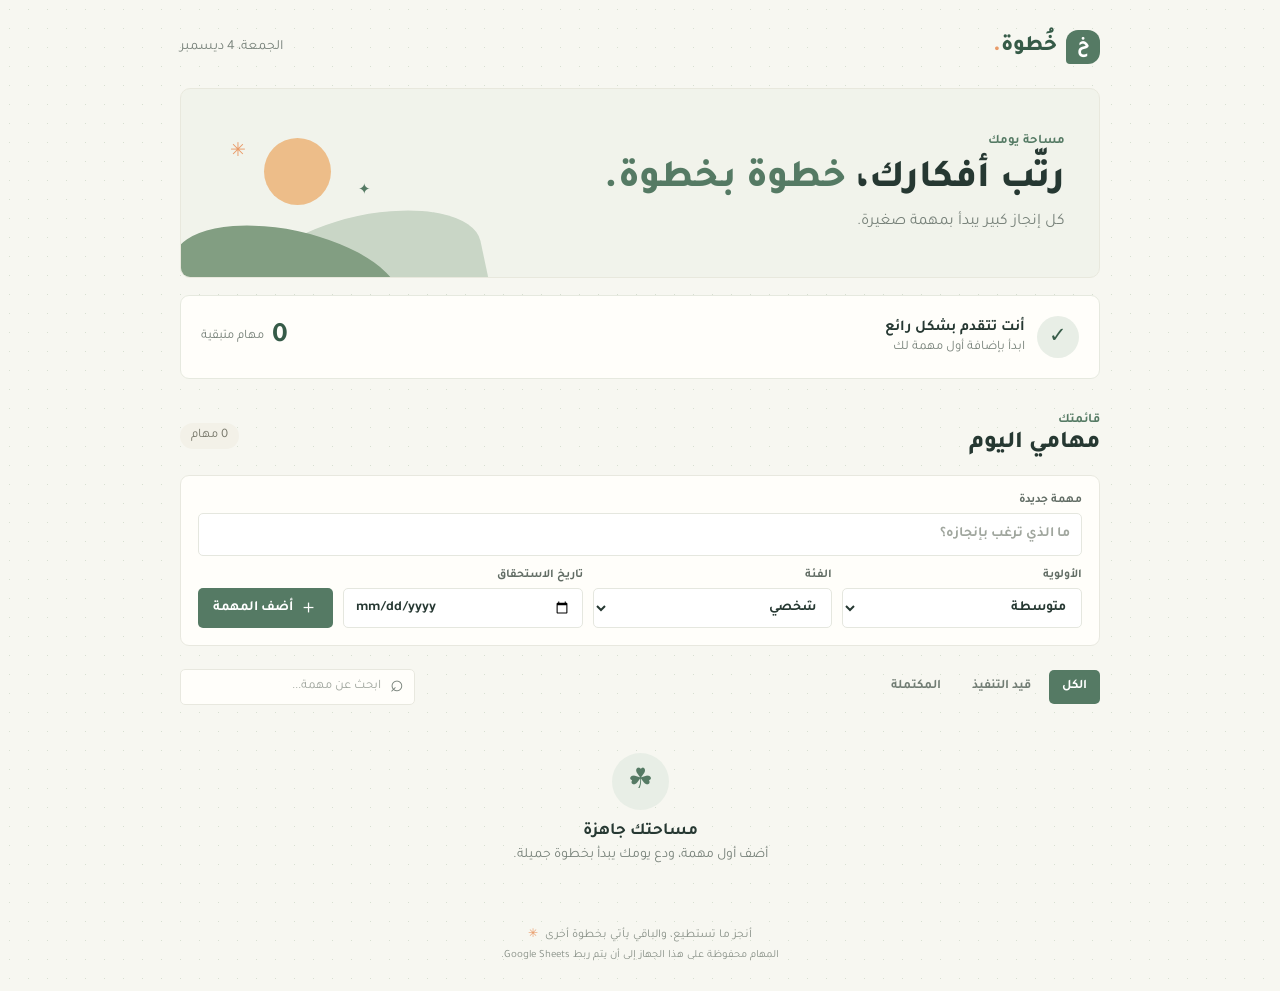
<file: index.html>
<!DOCTYPE html>
<html lang="ar" dir="rtl">
<head>
  <meta charset="UTF-8">
  <meta name="viewport" content="width=device-width, initial-scale=1.0">
  <meta name="theme-color" content="#f4f4ed">
  <title>خطوة | قائمة المهام</title>
  <link rel="preconnect" href="https://fonts.googleapis.com">
  <link rel="preconnect" href="https://fonts.gstatic.com" crossorigin>
  <link href="https://fonts.googleapis.com/css2?family=Tajawal:wght@400;500;600;700;800&display=swap" rel="stylesheet">
  <link rel="stylesheet" href="style.css">
  <script src="app.js" defer></script>
</head>
<body>
  <main class="app-shell">
    <header class="topbar">
      <a class="brand" href="#" aria-label="خطوة، الصفحة الرئيسية">
        <span class="brand-mark" aria-hidden="true">خ</span>
        <span>خُطوة<span class="brand-dot">.</span></span>
      </a>
      <p class="date-label" id="todayLabel"></p>
    </header>

    <section class="intro" aria-labelledby="pageTitle">
      <div>
        <p class="eyebrow">مساحة يومك</p>
        <h1 id="pageTitle">رتّب أفكارك، <span>خطوة بخطوة.</span></h1>
        <p class="intro-copy">كل إنجاز كبير يبدأ بمهمة صغيرة.</p>
      </div>
      <div class="daily-art" aria-hidden="true">
        <span class="sun"></span>
        <span class="hill hill-back"></span>
        <span class="hill hill-front"></span>
        <span class="art-sparkle sparkle-one">✳</span>
        <span class="art-sparkle sparkle-two">✦</span>
      </div>
    </section>

    <section class="overview" aria-label="ملخص المهام">
      <div class="overview-copy">
        <span class="overview-icon" aria-hidden="true">✓</span>
        <div>
          <p class="overview-title">أنت تتقدم بشكل رائع</p>
          <p class="overview-subtitle" id="progressText">ابدأ بإضافة أول مهمة لك</p>
        </div>
      </div>
      <div class="remaining-count"><strong id="remainingCount">0</strong><span>مهام متبقية</span></div>
    </section>

    <section class="workspace" aria-label="إدارة قائمة المهام">
      <div class="section-heading">
        <div>
          <p class="eyebrow">قائمتك</p>
          <h2>مهامي اليوم</h2>
        </div>
        <span class="task-total" id="taskTotal">0 مهمة</span>
      </div>

      <form class="task-form" id="taskForm">
        <label class="field title-field">
          <span>مهمة جديدة</span>
          <input id="taskTitle" name="title" type="text" maxlength="100" placeholder="ما الذي ترغب بإنجازه؟" required autocomplete="off">
        </label>
        <div class="form-row">
          <label class="field">
            <span>الأولوية</span>
            <select id="taskPriority" name="priority">
              <option value="medium">متوسطة</option>
              <option value="high">عالية</option>
              <option value="low">منخفضة</option>
            </select>
          </label>
          <label class="field">
            <span>الفئة</span>
            <select id="taskCategory" name="category">
              <option value="personal">شخصي</option>
              <option value="work">عمل</option>
              <option value="achievement">إنجازات</option>
            </select>
          </label>
          <label class="field">
            <span>تاريخ الاستحقاق</span>
            <input id="taskDueDate" name="dueDate" type="date">
          </label>
          <button class="add-button" type="submit"><span aria-hidden="true">＋</span><span id="submitLabel">أضف المهمة</span></button>
          <button class="cancel-button" id="cancelEdit" type="button" hidden>إلغاء</button>
        </div>
      </form>

      <div class="list-toolbar">
        <div class="filters" role="group" aria-label="تصفية المهام">
          <button class="filter-button active" type="button" data-filter="all" aria-pressed="true">الكل</button>
          <button class="filter-button" type="button" data-filter="active" aria-pressed="false">قيد التنفيذ</button>
          <button class="filter-button" type="button" data-filter="completed" aria-pressed="false">المكتملة</button>
        </div>
        <label class="search-box">
          <span aria-hidden="true">⌕</span>
          <span class="visually-hidden">ابحث في المهام</span>
          <input id="searchInput" type="search" placeholder="ابحث عن مهمة..." autocomplete="off">
        </label>
      </div>

      <div class="task-list" id="taskList" aria-live="polite"></div>
      <div class="empty-state" id="emptyState">
        <span class="empty-illustration" aria-hidden="true">☘</span>
        <h3 id="emptyTitle">مساحتك جاهزة</h3>
        <p id="emptyMessage">أضف أول مهمة، ودع يومك يبدأ بخطوة جميلة.</p>
      </div>
    </section>

    <footer class="footer-note">أنجز ما تستطيع، والباقي يأتي بخطوة أخرى <span aria-hidden="true">✳</span></footer>
    <p class="sync-note" id="syncStatus" role="status" aria-live="polite"></p>
    <p class="visually-hidden" id="statusMessage" role="status" aria-live="polite"></p>
  </main>
</body>
</html>
</file>
<file: style.css>
@import url('https://fonts.googleapis.com/css2?family=Tajawal:wght@400;500;600;700;800&display=swap');

:root {
  color-scheme: light;
  --ink: #263832;
  --muted: #78827a;
  --green: #557a64;
  --green-dark: #365b48;
  --green-pale: #e8eee6;
  --sand: #f3f1e8;
  --paper: #fffefa;
  --line: #e8e8df;
  --orange: #e99b69;
  --orange-pale: #fff0e4;
  --red: #b75d50;
  font-family: 'Tajawal', sans-serif;
  font-synthesis: none;
}

* { box-sizing: border-box; }

body {
  min-width: 320px;
  min-height: 100vh;
  margin: 0;
  color: var(--ink);
  background-color: #f7f7f1;
  background-image: radial-gradient(#d7dfd1 0.7px, transparent 0.7px);
  background-size: 19px 19px;
}

button, input, select { font: inherit; }
button { color: inherit; }

.app-shell {
  width: min(100% - 40px, 920px);
  margin: 0 auto;
  padding: 26px 0 24px;
  animation: appear 500ms ease both;
}

@keyframes appear {
  from { opacity: 0; transform: translateY(9px); }
  to { opacity: 1; transform: translateY(0); }
}

.topbar, .brand, .overview, .overview-copy, .section-heading, .list-toolbar,
.form-row, .task-card, .task-main, .task-actions, .task-meta, .search-box,
.remaining-count { display: flex; align-items: center; }

.topbar { justify-content: space-between; min-height: 42px; }
.brand { gap: 9px; color: var(--green-dark); font-size: 22px; font-weight: 800; text-decoration: none; }
.brand-mark { display: grid; width: 34px; height: 34px; place-items: center; border-radius: 12px 12px 12px 4px; background: var(--green); color: white; font-size: 19px; }
.brand-dot { color: var(--orange); }
.date-label { margin: 0; color: var(--muted); font-size: 14px; }

.intro { position: relative; display: flex; align-items: center; justify-content: space-between; min-height: 190px; overflow: hidden; margin-top: 20px; padding: 28px 34px; border: 1px solid #e8e8dd; border-radius: 10px; background: #f1f3eb; }
.eyebrow { margin: 0 0 6px; color: var(--green); font-size: 13px; font-weight: 700; }
h1, h2, h3, p { margin-top: 0; }
.intro h1 { max-width: 570px; margin-bottom: 7px; font-size: clamp(27px, 4vw, 39px); line-height: 1.3; font-weight: 800; }
.intro h1 span { color: var(--green); }
.intro-copy { margin-bottom: 0; color: var(--muted); font-size: 16px; }
.daily-art { position: absolute; left: 30px; bottom: 0; width: 205px; height: 155px; }
.sun { position: absolute; left: 53px; top: 16px; width: 67px; height: 67px; border-radius: 50%; background: #edbd89; }
.hill { position: absolute; bottom: -38px; width: 230px; height: 100px; border-radius: 50% 50% 0 0; transform: rotate(-12deg); }
.hill-back { left: 42px; background: #c9d6c6; }
.hill-front { left: -39px; bottom: -53px; background: #829e82; transform: rotate(12deg); }
.art-sparkle { position: absolute; color: var(--orange); }
.sparkle-one { left: 19px; top: 16px; font-size: 19px; }
.sparkle-two { left: 147px; top: 58px; color: var(--green); font-size: 15px; }

.overview { justify-content: space-between; min-height: 84px; margin-top: 17px; padding: 15px 20px; border: 1px solid #e6e9df; border-radius: 9px; background: var(--paper); }
.overview-copy { gap: 12px; }
.overview-icon { display: grid; width: 42px; height: 42px; place-items: center; border-radius: 50%; background: var(--green-pale); color: var(--green-dark); font-size: 21px; font-weight: 700; }
.overview-title { margin: 0 0 3px; font-size: 15px; font-weight: 700; }
.overview-subtitle { margin: 0; color: var(--muted); font-size: 13px; }
.remaining-count { gap: 8px; color: var(--muted); font-size: 13px; }
.remaining-count strong { color: var(--green-dark); font-size: 28px; line-height: 1; }

.workspace { margin-top: 34px; }
.section-heading { justify-content: space-between; margin-bottom: 16px; }
.section-heading .eyebrow { margin-bottom: 1px; }
.section-heading h2 { margin: 0; font-size: 24px; font-weight: 800; }
.task-total { padding: 5px 11px; border-radius: 20px; background: var(--sand); color: #77776a; font-size: 13px; }

.task-form { padding: 17px; border: 1px solid var(--line); border-radius: 9px; background: var(--paper); }
.field { display: flex; min-width: 0; flex: 1; flex-direction: column; gap: 6px; color: #626d65; font-size: 12px; font-weight: 600; }
.field input, .field select { width: 100%; height: 40px; padding: 0 11px; border: 1px solid #e5e7df; border-radius: 5px; outline: none; background: #fff; color: var(--ink); font-size: 14px; }
.field input:focus, .field select:focus, .search-box:focus-within { border-color: #88a58e; box-shadow: 0 0 0 3px #e8eee6; }
.field input::placeholder, .search-box input::placeholder { color: #a0a69e; }
.title-field { margin-bottom: 12px; }
.title-field input { height: 43px; }
.form-row { gap: 10px; }
.add-button, .cancel-button { display: inline-flex; height: 40px; align-items: center; justify-content: center; gap: 6px; align-self: flex-end; padding: 0 15px; border: 0; border-radius: 5px; cursor: pointer; font-size: 14px; font-weight: 700; transition: background 150ms ease, transform 150ms ease; }
.add-button { min-width: 132px; background: var(--green); color: #fff; }
.add-button:hover { background: var(--green-dark); transform: translateY(-1px); }
.add-button span:first-child { font-size: 19px; }
.cancel-button { background: var(--sand); color: var(--ink); }
.cancel-button:hover { background: #eae8dc; }

.list-toolbar { justify-content: space-between; gap: 14px; margin: 23px 0 12px; }
.filters { display: flex; flex-wrap: wrap; gap: 5px; }
.filter-button { min-height: 34px; padding: 0 13px; border: 0; border-radius: 5px; background: transparent; color: #727d74; cursor: pointer; font-size: 13px; font-weight: 600; }
.filter-button:hover { background: #eeefe8; }
.filter-button.active { background: var(--green); color: #fff; }
.search-box { width: min(235px, 40%); height: 36px; gap: 7px; padding: 0 10px; border: 1px solid var(--line); border-radius: 5px; background: var(--paper); color: var(--muted); }
.search-box > span:first-child { font-size: 23px; line-height: 1; }
.search-box input { width: 100%; min-width: 0; border: 0; outline: 0; background: transparent; color: var(--ink); font-size: 13px; }

.task-list { display: grid; gap: 8px; }
.task-card { min-height: 77px; gap: 13px; padding: 12px 14px; border: 1px solid var(--line); border-radius: 7px; background: var(--paper); animation: appear 220ms ease both; }
.task-check { width: 20px; height: 20px; flex: 0 0 20px; margin: 0; accent-color: var(--green); cursor: pointer; }
.task-main { min-width: 0; flex: 1; justify-content: space-between; gap: 14px; }
.task-description { min-width: 0; }
.task-title { overflow-wrap: anywhere; margin: 0 0 5px; font-size: 15px; font-weight: 700; }
.task-card.is-completed .task-title { color: #98a098; text-decoration: line-through; }
.task-meta { flex-wrap: wrap; gap: 7px; color: var(--muted); font-size: 12px; }
.meta-tag { display: inline-flex; align-items: center; min-height: 22px; padding: 2px 8px; border-radius: 20px; background: var(--sand); }
.priority-high { background: #fff0e8; color: #bd694e; }
.priority-medium { background: #f3f1e8; color: #807b60; }
.priority-low { background: #eaf0e9; color: #557a64; }
.due-date.overdue { color: var(--red); font-weight: 700; }
.task-actions { gap: 4px; }
.icon-button { display: grid; width: 34px; height: 34px; place-items: center; border: 0; border-radius: 5px; background: transparent; color: #78827a; cursor: pointer; font-size: 17px; }
.icon-button:hover { background: var(--sand); color: var(--green-dark); }
.icon-button.delete-button:hover { background: #fff0e8; color: var(--red); }
.empty-state { padding: 36px 15px 40px; text-align: center; }
.empty-illustration { display: grid; width: 57px; height: 57px; place-items: center; margin: 0 auto 12px; border-radius: 50%; background: var(--green-pale); color: var(--green); font-size: 28px; }
.empty-state h3 { margin-bottom: 5px; font-size: 17px; }
.empty-state p { margin-bottom: 0; color: var(--muted); font-size: 14px; }
.footer-note { padding-top: 22px; color: #899188; text-align: center; font-size: 12px; }
.footer-note span { padding-right: 4px; color: var(--orange); }
.sync-note { min-height: 18px; margin: 7px 0 0; color: #899188; text-align: center; font-size: 11px; }
.visually-hidden { position: absolute; width: 1px; height: 1px; overflow: hidden; clip: rect(0, 0, 0, 0); white-space: nowrap; clip-path: inset(50%); }
[hidden] { display: none !important; }

@media (max-width: 650px) {
  .app-shell { width: min(100% - 28px, 520px); padding-top: 16px; }
  .intro { min-height: 173px; padding: 23px 20px; }
  .intro h1 { max-width: 78%; font-size: 28px; }
  .intro-copy { max-width: 65%; font-size: 14px; }
  .daily-art { left: -49px; opacity: 0.72; transform: scale(0.78); transform-origin: bottom left; }
  .overview { padding: 13px; }
  .overview-icon { width: 37px; height: 37px; }
  .remaining-count { gap: 5px; flex-direction: column; align-items: flex-start; font-size: 11px; }
  .remaining-count strong { font-size: 24px; }
  .workspace { margin-top: 27px; }
  .form-row { display: grid; grid-template-columns: 1fr 1fr; }
  .form-row .field { min-width: 0; }
  .add-button, .cancel-button { width: 100%; align-self: stretch; }
  .list-toolbar { align-items: stretch; flex-direction: column; gap: 9px; }
  .search-box { width: 100%; }
  .task-main { align-items: flex-start; flex-direction: column; gap: 7px; }
  .task-card { gap: 10px; padding: 12px 10px; }
  .task-actions { align-self: flex-start; }
  .task-list .task-card { align-items: flex-start; }
}

@media (prefers-reduced-motion: reduce) {
  *, *::before, *::after { scroll-behavior: auto !important; animation-duration: 0.01ms !important; animation-iteration-count: 1 !important; transition-duration: 0.01ms !important; }
}
</file>
